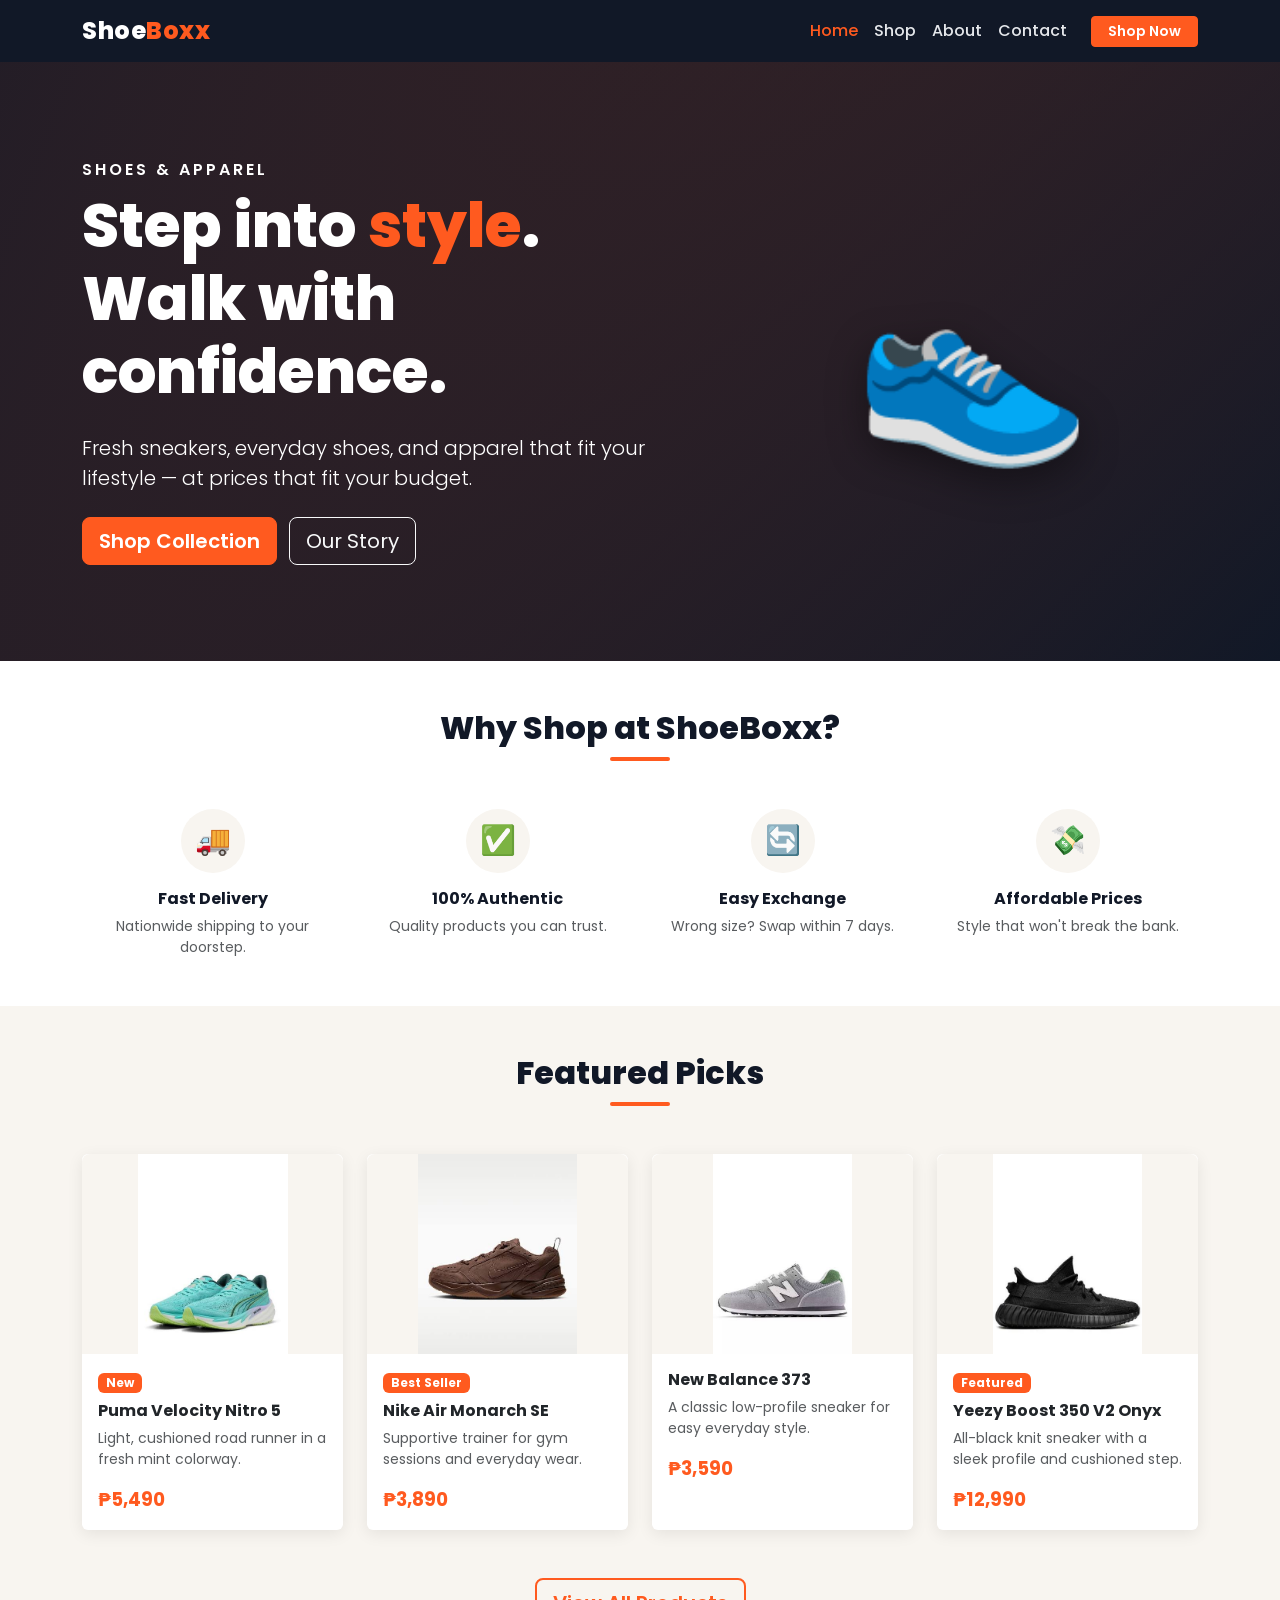
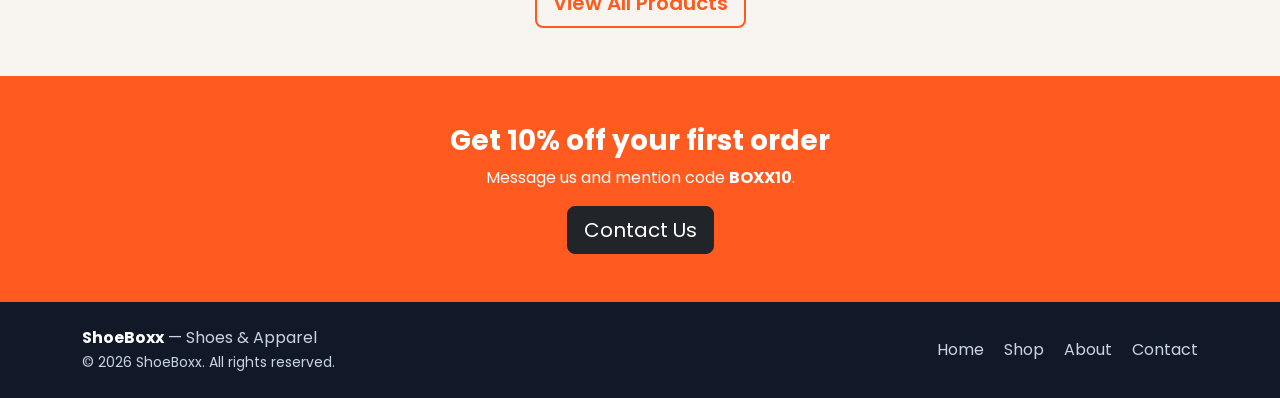
<file: index.html>
﻿<!DOCTYPE html>
<html lang="en">
<head>
  <meta charset="UTF-8">
  <meta name="viewport" content="width=device-width, initial-scale=1">
  <title>ShoeBoxx | Shoes &amp; Apparel</title>
  <meta name="description" content="ShoeBoxx - your one-stop shop for sneakers, shoes and apparel.">
  <!-- Source of Bootstrap: https://getbootstrap.com (v5.3.3 via jsDelivr CDN) -->
  <link href="https://cdn.jsdelivr.net/npm/bootstrap@5.3.3/dist/css/bootstrap.min.css" rel="stylesheet">
  <link href="https://fonts.googleapis.com/css2?family=Poppins:wght@400;500;600;700;800&display=swap" rel="stylesheet">
  <link href="style.css" rel="stylesheet">
</head>
<body>

  <!-- NAVBAR -->
  <nav class="navbar navbar-expand-lg navbar-dark sticky-top">
    <div class="container">
      <a class="navbar-brand" href="index.html">Shoe<span>Boxx</span></a>
      <button class="navbar-toggler" type="button" data-bs-toggle="collapse" data-bs-target="#nav" aria-controls="nav" aria-expanded="false" aria-label="Toggle navigation">
        <span class="navbar-toggler-icon"></span>
      </button>
      <div class="collapse navbar-collapse" id="nav">
        <ul class="navbar-nav ms-auto align-items-lg-center">
          <li class="nav-item"><a class="nav-link active" href="index.html">Home</a></li>
          <li class="nav-item"><a class="nav-link" href="products.html">Shop</a></li>
          <li class="nav-item"><a class="nav-link" href="about.html">About</a></li>
          <li class="nav-item"><a class="nav-link" href="contact.html">Contact</a></li>
          <li class="nav-item ms-lg-3"><a class="btn btn-accent btn-sm px-3" href="products.html">Shop Now</a></li>
        </ul>
      </div>
    </div>
  </nav>

  <!-- HERO -->
  <header class="hero">
    <div class="container">
      <div class="row align-items-center">
        <div class="col-lg-7 text-center text-lg-start">
          <p class="text-uppercase fw-semibold mb-2" style="letter-spacing:3px;">Shoes &amp; Apparel</p>
          <h1>Step into <span class="highlight">style</span>.<br>Walk with confidence.</h1>
          <p class="lead my-4">Fresh sneakers, everyday shoes, and apparel that fit your lifestyle &mdash; at prices that fit your budget.</p>
          <a href="products.html" class="btn btn-accent btn-lg me-2">Shop Collection</a>
          <a href="about.html" class="btn btn-outline-light btn-lg">Our Story</a>
        </div>
        <div class="col-lg-5 text-center mt-5 mt-lg-0">
          <div class="hero-emoji">&#x1F45F;</div>
        </div>
      </div>
    </div>
  </header>

  <!-- FEATURES -->
  <section class="py-5">
    <div class="container">
      <h2 class="section-title text-center mb-5">Why Shop at ShoeBoxx?</h2>
      <div class="row g-4 text-center">
        <div class="col-6 col-md-3">
          <div class="feature-icon mb-3">&#x1F69A;</div>
          <h6 class="fw-bold">Fast Delivery</h6>
          <p class="small text-muted mb-0">Nationwide shipping to your doorstep.</p>
        </div>
        <div class="col-6 col-md-3">
          <div class="feature-icon mb-3">&#x2705;</div>
          <h6 class="fw-bold">100% Authentic</h6>
          <p class="small text-muted mb-0">Quality products you can trust.</p>
        </div>
        <div class="col-6 col-md-3">
          <div class="feature-icon mb-3">&#x1F504;</div>
          <h6 class="fw-bold">Easy Exchange</h6>
          <p class="small text-muted mb-0">Wrong size? Swap within 7 days.</p>
        </div>
        <div class="col-6 col-md-3">
          <div class="feature-icon mb-3">&#x1F4B8;</div>
          <h6 class="fw-bold">Affordable Prices</h6>
          <p class="small text-muted mb-0">Style that won't break the bank.</p>
        </div>
      </div>
    </div>
  </section>

  <!-- FEATURED PRODUCTS -->
  <section class="py-5" style="background: var(--sb-light);">
    <div class="container">
      <h2 class="section-title text-center mb-5">Featured Picks</h2>
      <div class="row g-4">
        <div class="col-6 col-lg-3">
          <article class="card product h-100">
            <img class="product-img" src="Images/Puma Mint Green Velocity Nitro 5.jpg" alt="Mint green Puma Velocity Nitro 5 running shoe" loading="lazy">
            <div class="card-body"><span class="badge badge-sale mb-2">New</span><h3 class="h6 card-title fw-bold"><a class="stretched-link product-title-link" href="order.html?product=puma">Puma Velocity Nitro 5</a></h3><p class="small text-muted">Light, cushioned road runner in a fresh mint colorway.</p><div class="price">₱5,490</div></div>
          </article>
        </div>
        <div class="col-6 col-lg-3">
          <article class="card product h-100">
            <img class="product-img" src="Images/Nike Air Monarch SE.jpg" alt="Nike Air Monarch SE trainer" loading="lazy">
            <div class="card-body"><span class="badge badge-sale mb-2">Best Seller</span><h3 class="h6 card-title fw-bold"><a class="stretched-link product-title-link" href="order.html?product=nike">Nike Air Monarch SE</a></h3><p class="small text-muted">Supportive trainer for gym sessions and everyday wear.</p><div class="price">₱3,890</div></div>
          </article>
        </div>
        <div class="col-6 col-lg-3">
          <article class="card product h-100">
            <img class="product-img" src="Images/New Balance 373.jpg" alt="New Balance 373 casual sneaker" loading="lazy">
            <div class="card-body"><h3 class="h6 card-title fw-bold"><a class="stretched-link product-title-link" href="order.html?product=new-balance">New Balance 373</a></h3><p class="small text-muted">A classic low-profile sneaker for easy everyday style.</p><div class="price">₱3,590</div></div>
          </article>
        </div>
        <div class="col-6 col-lg-3">
          <article class="card product h-100">
            <img class="product-img" src="Images/Adidas Yeezy Boost 350 V2 Onyx.jpg" alt="Adidas Yeezy Boost 350 V2 Onyx sneaker" loading="lazy">
            <div class="card-body"><span class="badge badge-sale mb-2">Featured</span><h3 class="h6 card-title fw-bold"><a class="stretched-link product-title-link" href="order.html?product=yeezy">Yeezy Boost 350 V2 Onyx</a></h3><p class="small text-muted">All-black knit sneaker with a sleek profile and cushioned step.</p><div class="price">₱12,990</div></div>
          </article>
        </div>
      </div>
      <div class="text-center mt-5 no-print">
        <a href="products.html" class="btn btn-outline-accent btn-lg">View All Products</a>
      </div>
    </div>
  </section>
  <!-- CTA -->
  <section class="cta-band py-5 text-center">
    <div class="container">
      <h3 class="fw-bold mb-2">Get 10% off your first order</h3>
      <p class="mb-3">Message us and mention code <strong>BOXX10</strong>.</p>
      <a href="contact.html" class="btn btn-dark btn-lg no-print">Contact Us</a>
      <p class="print-only mb-0">Visit us online or message us to order.</p>
    </div>
  </section>

  <!-- FOOTER -->
  <footer class="site-footer py-4">
    <div class="container">
      <div class="row gy-3 align-items-center">
        <div class="col-md-6 text-center text-md-start">
          <strong class="text-white">ShoeBoxx</strong> &mdash; Shoes &amp; Apparel<br>
          <small>&copy; 2026 ShoeBoxx. All rights reserved.</small>
        </div>
        <div class="col-md-6 text-center text-md-end no-print">
          <a href="index.html" class="me-3">Home</a>
          <a href="products.html" class="me-3">Shop</a>
          <a href="about.html" class="me-3">About</a>
          <a href="contact.html">Contact</a>
        </div>
      </div>
    </div>
  </footer>

  <script src="https://cdn.jsdelivr.net/npm/bootstrap@5.3.3/dist/js/bootstrap.bundle.min.js"></script>
</body>
</html>
</file>
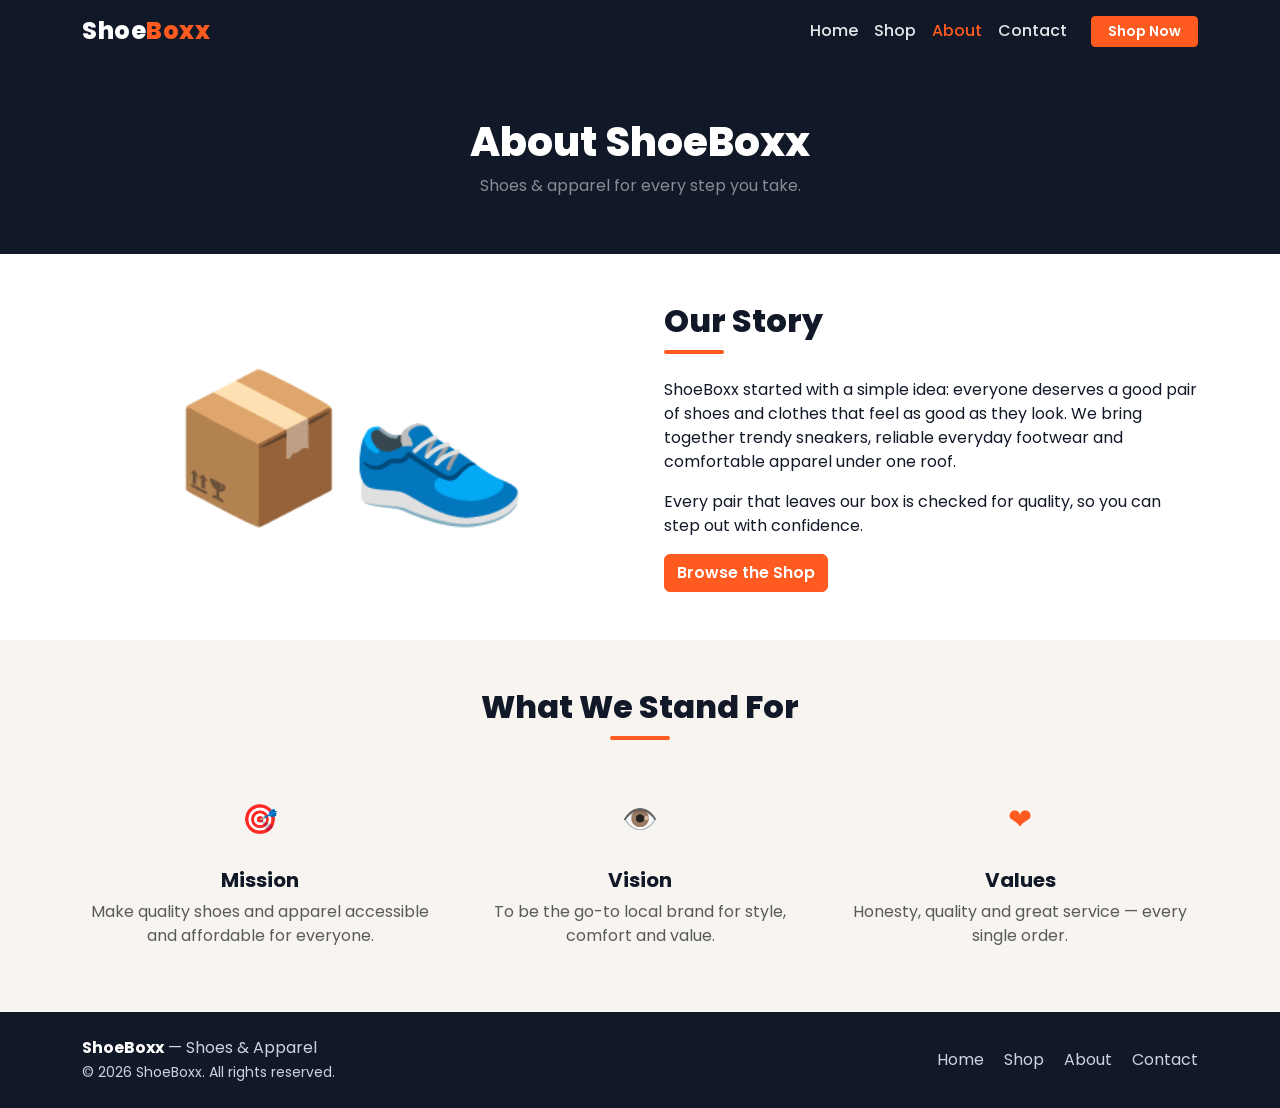
<file: about.html>
<!DOCTYPE html>
<html lang="en">
<head>
  <meta charset="UTF-8">
  <meta name="viewport" content="width=device-width, initial-scale=1">
  <title>About | ShoeBoxx</title>
  <link href="https://cdn.jsdelivr.net/npm/bootstrap@5.3.3/dist/css/bootstrap.min.css" rel="stylesheet">
  <link href="https://fonts.googleapis.com/css2?family=Poppins:wght@400;500;600;700;800&display=swap" rel="stylesheet">
  <link href="style.css" rel="stylesheet">
</head>
<body>

  <nav class="navbar navbar-expand-lg navbar-dark sticky-top">
    <div class="container">
      <a class="navbar-brand" href="index.html">Shoe<span>Boxx</span></a>
      <button class="navbar-toggler" type="button" data-bs-toggle="collapse" data-bs-target="#nav" aria-controls="nav" aria-expanded="false" aria-label="Toggle navigation">
        <span class="navbar-toggler-icon"></span>
      </button>
      <div class="collapse navbar-collapse" id="nav">
        <ul class="navbar-nav ms-auto align-items-lg-center">
          <li class="nav-item"><a class="nav-link" href="index.html">Home</a></li>
          <li class="nav-item"><a class="nav-link" href="products.html">Shop</a></li>
          <li class="nav-item"><a class="nav-link active" href="about.html">About</a></li>
          <li class="nav-item"><a class="nav-link" href="contact.html">Contact</a></li>
          <li class="nav-item ms-lg-3"><a class="btn btn-accent btn-sm px-3" href="products.html">Shop Now</a></li>
        </ul>
      </div>
    </div>
  </nav>

  <header class="page-header text-center">
    <div class="container">
      <h1>About ShoeBoxx</h1>
      <p class="mb-0 text-white-50">Shoes &amp; apparel for every step you take.</p>
    </div>
  </header>

  <section class="py-5">
    <div class="container">
      <div class="row align-items-center g-5">
        <div class="col-md-6 text-center">
          <div style="font-size:9rem;">📦👟</div>
        </div>
        <div class="col-md-6">
          <h2 class="section-title text-start mb-4">Our Story</h2>
          <p>ShoeBoxx started with a simple idea: everyone deserves a good pair of shoes and clothes that feel as good as they look. We bring together trendy sneakers, reliable everyday footwear and comfortable apparel under one roof.</p>
          <p>Every pair that leaves our box is checked for quality, so you can step out with confidence.</p>
          <a href="products.html" class="btn btn-accent">Browse the Shop</a>
        </div>
      </div>
    </div>
  </section>

  <section class="py-5" style="background: var(--sb-light);">
    <div class="container">
      <h2 class="section-title text-center mb-5">What We Stand For</h2>
      <div class="row g-4 text-center">
        <div class="col-md-4">
          <div class="feature-icon mb-3">🎯</div>
          <h5 class="fw-bold">Mission</h5>
          <p class="text-muted">Make quality shoes and apparel accessible and affordable for everyone.</p>
        </div>
        <div class="col-md-4">
          <div class="feature-icon mb-3">👁️</div>
          <h5 class="fw-bold">Vision</h5>
          <p class="text-muted">To be the go-to local brand for style, comfort and value.</p>
        </div>
        <div class="col-md-4">
          <div class="feature-icon mb-3">❤️</div>
          <h5 class="fw-bold">Values</h5>
          <p class="text-muted">Honesty, quality and great service &mdash; every single order.</p>
        </div>
      </div>
    </div>
  </section>

  <footer class="site-footer py-4">
    <div class="container">
      <div class="row gy-3 align-items-center">
        <div class="col-md-6 text-center text-md-start">
          <strong class="text-white">ShoeBoxx</strong> &mdash; Shoes &amp; Apparel<br>
          <small>&copy; 2026 ShoeBoxx. All rights reserved.</small>
        </div>
        <div class="col-md-6 text-center text-md-end">
          <a href="index.html" class="me-3">Home</a>
          <a href="products.html" class="me-3">Shop</a>
          <a href="about.html" class="me-3">About</a>
          <a href="contact.html">Contact</a>
        </div>
      </div>
    </div>
  </footer>

  <script src="https://cdn.jsdelivr.net/npm/bootstrap@5.3.3/dist/js/bootstrap.bundle.min.js"></script>
</body>
</html>
</file>
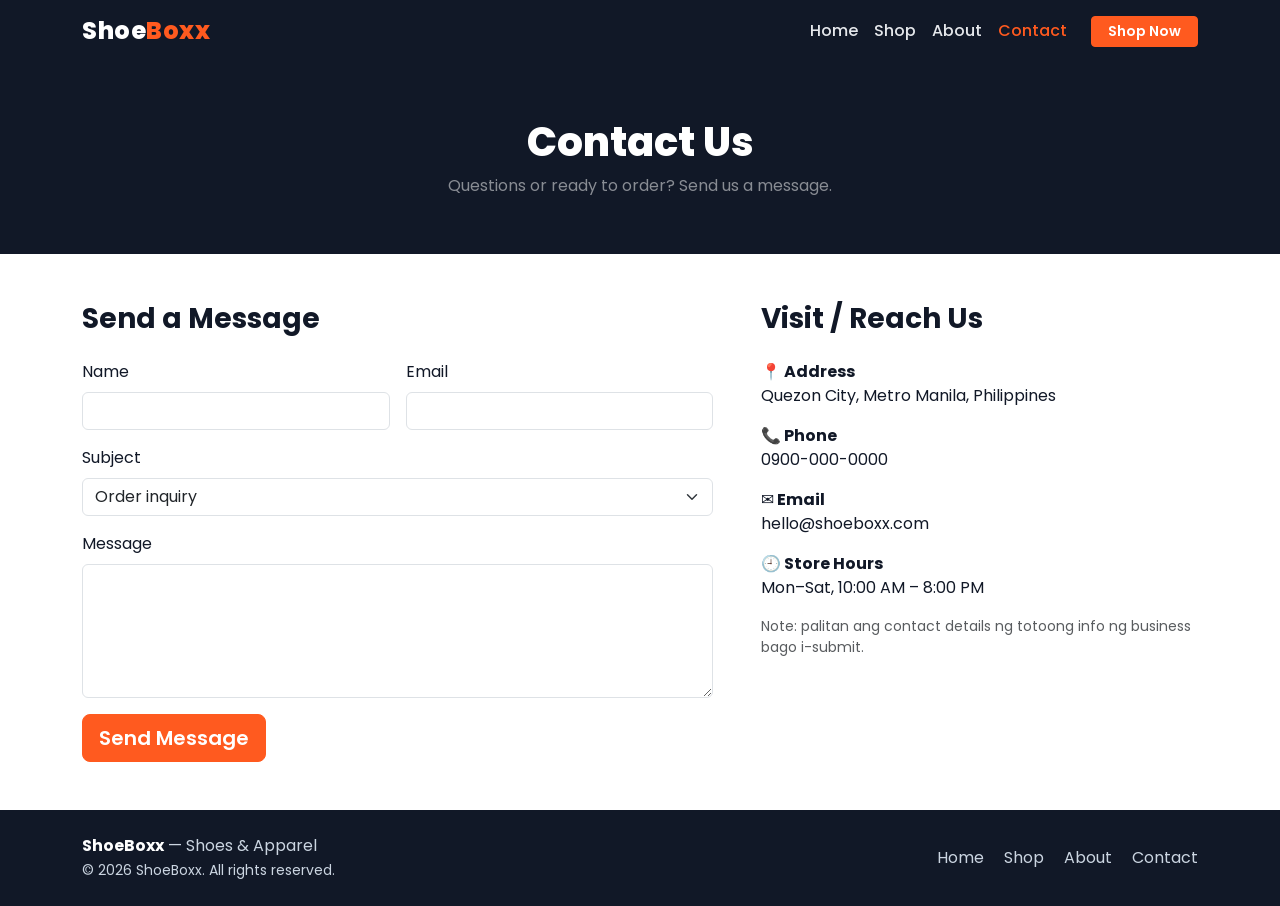
<file: contact.html>
<!DOCTYPE html>
<html lang="en">
<head>
  <meta charset="UTF-8">
  <meta name="viewport" content="width=device-width, initial-scale=1">
  <title>Contact | ShoeBoxx</title>
  <link href="https://cdn.jsdelivr.net/npm/bootstrap@5.3.3/dist/css/bootstrap.min.css" rel="stylesheet">
  <link href="https://fonts.googleapis.com/css2?family=Poppins:wght@400;500;600;700;800&display=swap" rel="stylesheet">
  <link href="style.css" rel="stylesheet">
</head>
<body>

  <nav class="navbar navbar-expand-lg navbar-dark sticky-top">
    <div class="container">
      <a class="navbar-brand" href="index.html">Shoe<span>Boxx</span></a>
      <button class="navbar-toggler" type="button" data-bs-toggle="collapse" data-bs-target="#nav" aria-controls="nav" aria-expanded="false" aria-label="Toggle navigation">
        <span class="navbar-toggler-icon"></span>
      </button>
      <div class="collapse navbar-collapse" id="nav">
        <ul class="navbar-nav ms-auto align-items-lg-center">
          <li class="nav-item"><a class="nav-link" href="index.html">Home</a></li>
          <li class="nav-item"><a class="nav-link" href="products.html">Shop</a></li>
          <li class="nav-item"><a class="nav-link" href="about.html">About</a></li>
          <li class="nav-item"><a class="nav-link active" href="contact.html">Contact</a></li>
          <li class="nav-item ms-lg-3"><a class="btn btn-accent btn-sm px-3" href="products.html">Shop Now</a></li>
        </ul>
      </div>
    </div>
  </nav>

  <header class="page-header text-center">
    <div class="container">
      <h1>Contact Us</h1>
      <p class="mb-0 text-white-50">Questions or ready to order? Send us a message.</p>
    </div>
  </header>

  <section class="py-5">
    <div class="container">
      <div class="row g-5">
        <div class="col-lg-7">
          <h3 class="fw-bold mb-4">Send a Message</h3>
          <form onsubmit="event.preventDefault(); document.getElementById('thanks').classList.remove('d-none'); this.reset();">
            <div class="row g-3">
              <div class="col-md-6">
                <label class="form-label" for="name">Name</label>
                <input type="text" class="form-control" id="name" required>
              </div>
              <div class="col-md-6">
                <label class="form-label" for="email">Email</label>
                <input type="email" class="form-control" id="email" required>
              </div>
              <div class="col-12">
                <label class="form-label" for="subject">Subject</label>
                <select class="form-select" id="subject">
                  <option>Order inquiry</option>
                  <option>Size / availability</option>
                  <option>Exchange / return</option>
                  <option>Others</option>
                </select>
              </div>
              <div class="col-12">
                <label class="form-label" for="msg">Message</label>
                <textarea class="form-control" id="msg" rows="5" required></textarea>
              </div>
              <div class="col-12">
                <button type="submit" class="btn btn-accent btn-lg">Send Message</button>
              </div>
            </div>
          </form>
          <div id="thanks" class="alert alert-success mt-4 d-none">Thank you! We received your message and will reply soon.</div>
        </div>

        <div class="col-lg-5">
          <h3 class="fw-bold mb-4">Visit / Reach Us</h3>
          <p class="mb-3"><strong>📍 Address</strong><br>Quezon City, Metro Manila, Philippines</p>
          <p class="mb-3"><strong>📞 Phone</strong><br>0900-000-0000</p>
          <p class="mb-3"><strong>✉️ Email</strong><br>hello@shoeboxx.com</p>
          <p class="mb-3"><strong>🕘 Store Hours</strong><br>Mon&ndash;Sat, 10:00 AM &ndash; 8:00 PM</p>
          <p class="small text-muted">Note: palitan ang contact details ng totoong info ng business bago i-submit.</p>
        </div>
      </div>
    </div>
  </section>

  <footer class="site-footer py-4">
    <div class="container">
      <div class="row gy-3 align-items-center">
        <div class="col-md-6 text-center text-md-start">
          <strong class="text-white">ShoeBoxx</strong> &mdash; Shoes &amp; Apparel<br>
          <small>&copy; 2026 ShoeBoxx. All rights reserved.</small>
        </div>
        <div class="col-md-6 text-center text-md-end">
          <a href="index.html" class="me-3">Home</a>
          <a href="products.html" class="me-3">Shop</a>
          <a href="about.html" class="me-3">About</a>
          <a href="contact.html">Contact</a>
        </div>
      </div>
    </div>
  </footer>

  <script src="https://cdn.jsdelivr.net/npm/bootstrap@5.3.3/dist/js/bootstrap.bundle.min.js"></script>
</body>
</html>
</file>
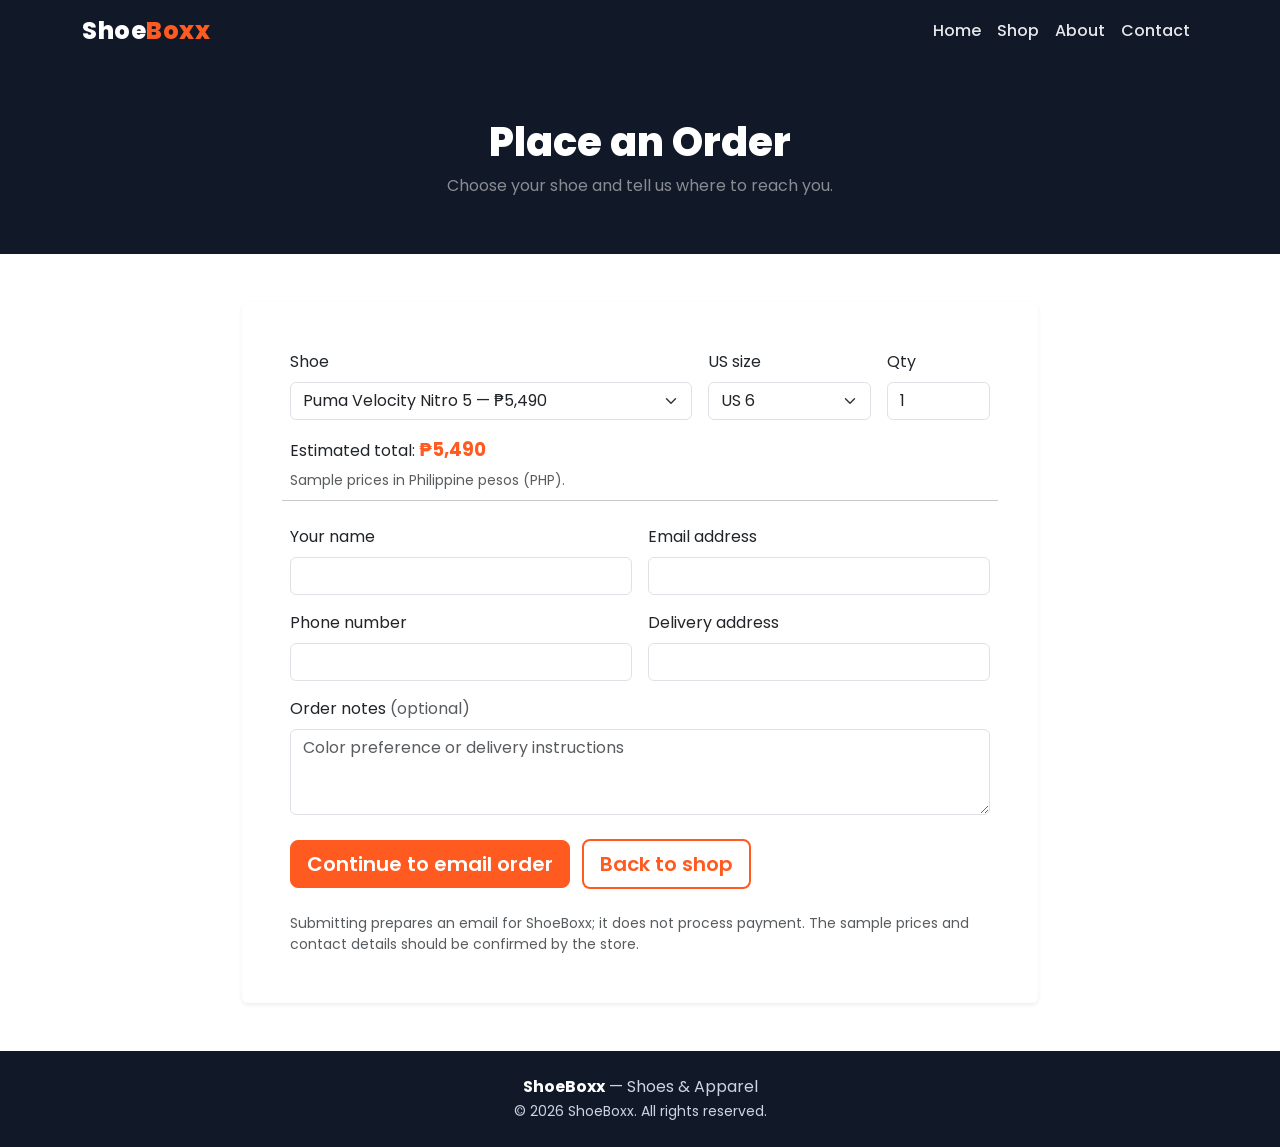
<file: order.html>
<!DOCTYPE html>
<html lang="en">
<head>
  <meta charset="UTF-8">
  <meta name="viewport" content="width=device-width, initial-scale=1">
  <title>Place an Order | ShoeBoxx</title>
  <link href="https://cdn.jsdelivr.net/npm/bootstrap@5.3.3/dist/css/bootstrap.min.css" rel="stylesheet">
  <link href="https://fonts.googleapis.com/css2?family=Poppins:wght@400;500;600;700;800&display=swap" rel="stylesheet">
  <link href="style.css" rel="stylesheet">
</head>
<body>
  <nav class="navbar navbar-expand-lg navbar-dark sticky-top">
    <div class="container">
      <a class="navbar-brand" href="index.html">Shoe<span>Boxx</span></a>
      <button class="navbar-toggler" type="button" data-bs-toggle="collapse" data-bs-target="#nav" aria-controls="nav" aria-expanded="false" aria-label="Toggle navigation"><span class="navbar-toggler-icon"></span></button>
      <div class="collapse navbar-collapse" id="nav">
        <ul class="navbar-nav ms-auto align-items-lg-center">
          <li class="nav-item"><a class="nav-link" href="index.html">Home</a></li>
          <li class="nav-item"><a class="nav-link" href="products.html">Shop</a></li>
          <li class="nav-item"><a class="nav-link" href="about.html">About</a></li>
          <li class="nav-item"><a class="nav-link" href="contact.html">Contact</a></li>
        </ul>
      </div>
    </div>
  </nav>

  <header class="page-header text-center">
    <div class="container"><h1>Place an Order</h1><p class="mb-0 text-white-50">Choose your shoe and tell us where to reach you.</p></div>
  </header>

  <main class="py-5">
    <div class="container" style="max-width: 820px;">
      <div class="card border-0 shadow-sm">
        <div class="card-body p-4 p-md-5">
          <form id="order-form">
            <div class="row g-3">
              <div class="col-md-7">
                <label class="form-label" for="product">Shoe</label>
                <select class="form-select" id="product" name="product" required>
                  <option value="puma" data-price="5490" data-min="6" data-max="12">Puma Velocity Nitro 5 — ₱5,490</option>
                  <option value="nike" data-price="3890" data-min="7" data-max="13">Nike Air Monarch SE — ₱3,890</option>
                  <option value="new-balance" data-price="3590" data-min="6" data-max="12">New Balance 373 — ₱3,590</option>
                  <option value="yeezy" data-price="12990" data-min="6" data-max="12">Adidas Yeezy Boost 350 V2 Onyx — ₱12,990</option>
                  <option value="blue-runner" data-price="2490" data-min="6" data-max="12">Blue Sprint Runner — ₱2,490</option>
                  <option value="court-low" data-price="2190" data-min="5" data-max="11">Everyday Court Low — ₱2,190</option>
                </select>
              </div>
              <div class="col-md-3">
                <label class="form-label" for="size">US size</label>
                <select class="form-select" id="size" name="size" required></select>
              </div>
              <div class="col-md-2">
                <label class="form-label" for="quantity">Qty</label>
                <input class="form-control" type="number" id="quantity" name="quantity" min="1" max="10" value="1" required>
              </div>
              <div class="col-12"><p class="mb-1">Estimated total: <strong class="price" id="total"></strong></p><small class="text-muted">Sample prices in Philippine pesos (PHP).</small></div>
              <hr class="my-2">
              <div class="col-md-6">
                <label class="form-label" for="customer-name">Your name</label>
                <input class="form-control" type="text" id="customer-name" name="name" autocomplete="name" required>
              </div>
              <div class="col-md-6">
                <label class="form-label" for="email">Email address</label>
                <input class="form-control" type="email" id="email" name="email" autocomplete="email" required>
              </div>
              <div class="col-md-6">
                <label class="form-label" for="phone">Phone number</label>
                <input class="form-control" type="tel" id="phone" name="phone" autocomplete="tel" required>
              </div>
              <div class="col-md-6">
                <label class="form-label" for="address">Delivery address</label>
                <input class="form-control" type="text" id="address" name="address" autocomplete="street-address" required>
              </div>
              <div class="col-12">
                <label class="form-label" for="notes">Order notes <span class="text-muted">(optional)</span></label>
                <textarea class="form-control" id="notes" name="notes" rows="3" placeholder="Color preference or delivery instructions"></textarea>
              </div>
              <div class="col-12 mt-4">
                <button class="btn btn-accent btn-lg" type="submit">Continue to email order</button>
                <a class="btn btn-outline-accent btn-lg ms-2" href="products.html">Back to shop</a>
              </div>
            </div>
          </form>
          <div id="order-status" class="alert alert-info mt-4 d-none" role="status">Your email app should open with the order details. Review the message and send it to place your order.</div>
          <p class="small text-muted mt-4 mb-0">Submitting prepares an email for ShoeBoxx; it does not process payment. The sample prices and contact details should be confirmed by the store.</p>
        </div>
      </div>
    </div>
  </main>

  <footer class="site-footer py-4">
    <div class="container text-center"><strong class="text-white">ShoeBoxx</strong> &mdash; Shoes &amp; Apparel<br><small>&copy; 2026 ShoeBoxx. All rights reserved.</small></div>
  </footer>

  <script>
    const products = document.getElementById('product');
    const sizes = document.getElementById('size');
    const quantity = document.getElementById('quantity');
    const total = document.getElementById('total');
    const formatPrice = value => '₱' + Number(value).toLocaleString('en-PH');

    function updateOrderOptions() {
      const option = products.selectedOptions[0];
      const min = Number(option.dataset.min);
      const max = Number(option.dataset.max);
      sizes.replaceChildren(...Array.from({ length: max - min + 1 }, (_, index) => {
        const size = min + index;
        return new Option('US ' + size, size);
      }));
      total.textContent = formatPrice(Number(option.dataset.price) * Number(quantity.value || 1));
    }

    const requestedProduct = new URLSearchParams(window.location.search).get('product');
    if (requestedProduct && [...products.options].some(option => option.value === requestedProduct)) {
      products.value = requestedProduct;
    }
    products.addEventListener('change', updateOrderOptions);
    quantity.addEventListener('input', updateOrderOptions);
    updateOrderOptions();

    document.getElementById('order-form').addEventListener('submit', event => {
      event.preventDefault();
      if (!event.currentTarget.reportValidity()) return;
      const data = new FormData(event.currentTarget);
      const chosen = products.selectedOptions[0];
      const subject = `ShoeBoxx order inquiry: ${chosen.textContent.split(' — ')[0]}`;
      const body = [
        'New ShoeBoxx order inquiry',
        `Product: ${chosen.textContent.split(' — ')[0]}`,
        `US size: ${data.get('size')}`,
        `Quantity: ${data.get('quantity')}`,
        `Estimated total: ${total.textContent}`,
        '',
        `Name: ${data.get('name')}`,
        `Email: ${data.get('email')}`,
        `Phone: ${data.get('phone')}`,
        `Delivery address: ${data.get('address')}`,
        `Notes: ${data.get('notes') || 'None'}`
      ].join('\n');
      document.getElementById('order-status').classList.remove('d-none');
      window.location.href = `mailto:hello@shoeboxx.com?subject=${encodeURIComponent(subject)}&body=${encodeURIComponent(body)}`;
    });
  </script>
</body>
</html>
</file>
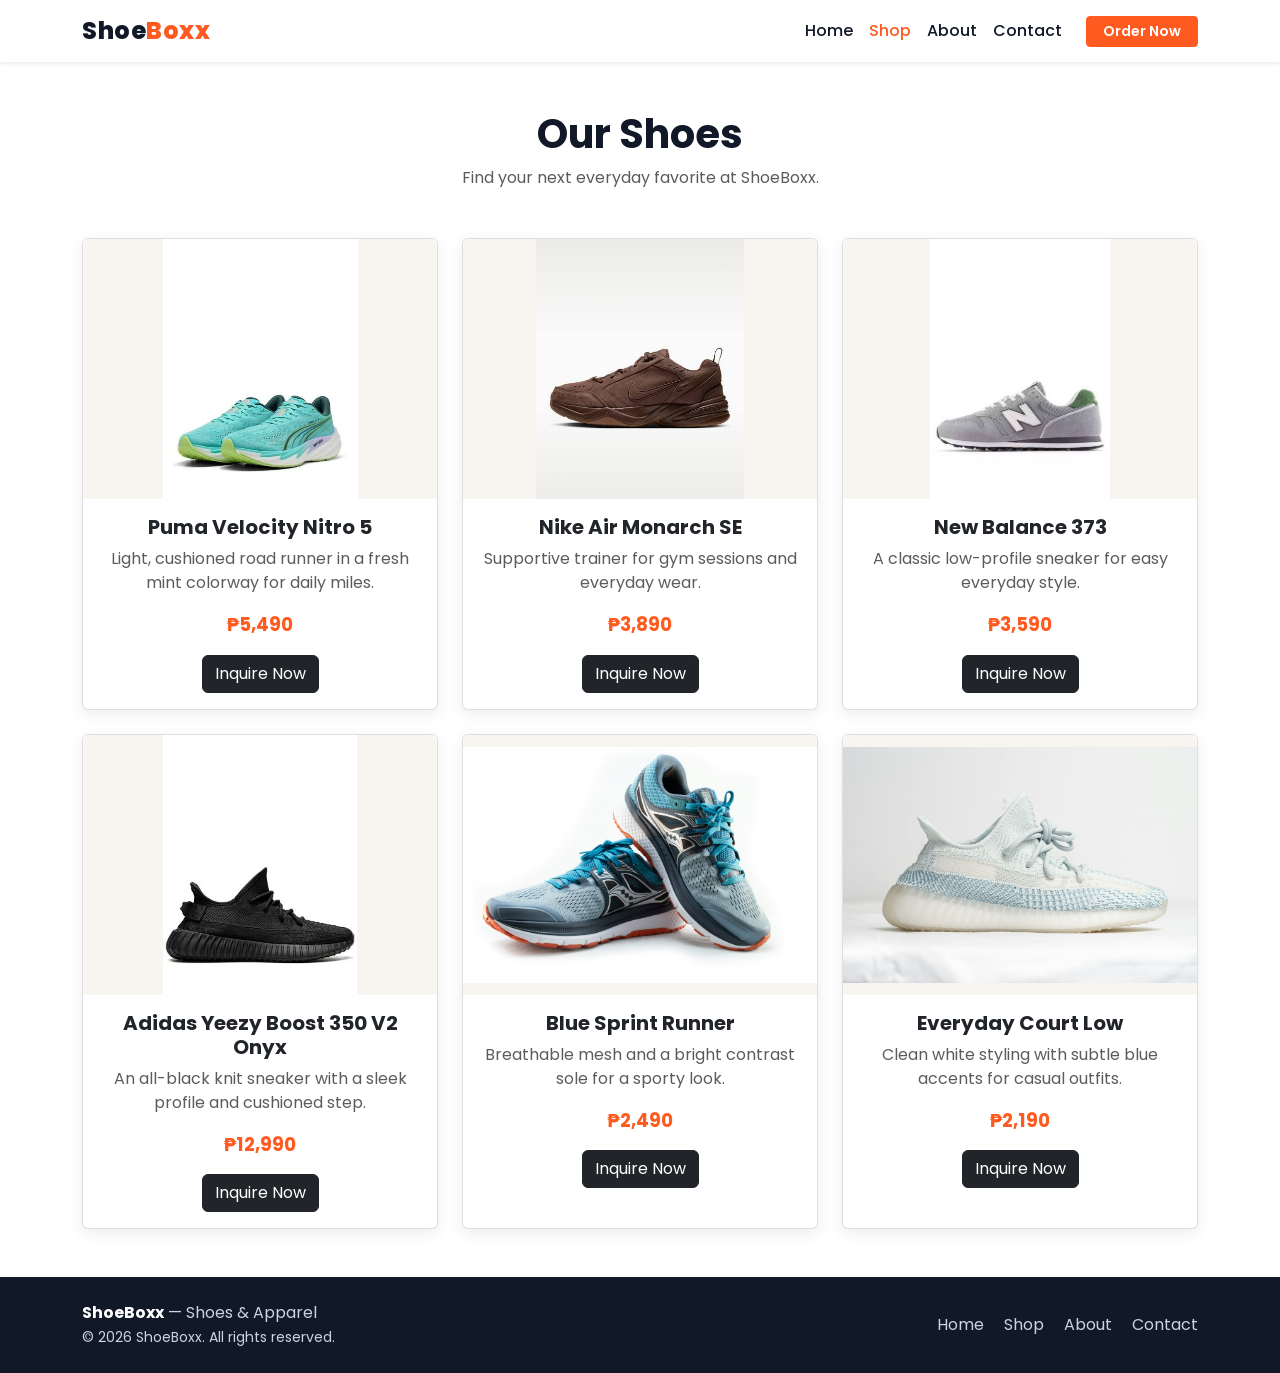
<file: products.html>
﻿<!DOCTYPE html>
<html lang="en">
<head>
  <meta charset="UTF-8">
  <meta name="viewport" content="width=device-width, initial-scale=1">
  <title>Shop | ShoeBoxx</title>
  <link href="https://cdn.jsdelivr.net/npm/bootstrap@5.3.3/dist/css/bootstrap.min.css" rel="stylesheet">
  <link href="https://fonts.googleapis.com/css2?family=Poppins:wght@400;500;600;700;800&display=swap" rel="stylesheet">
  <link href="style.css" rel="stylesheet">
</head>
<body>

  <nav class="navbar navbar-expand-lg navbar-light bg-white sticky-top shadow-sm shop-navbar">
    <div class="container">
      <a class="navbar-brand" href="index.html">Shoe<span>Boxx</span></a>
      <button class="navbar-toggler" type="button" data-bs-toggle="collapse" data-bs-target="#nav" aria-controls="nav" aria-expanded="false" aria-label="Toggle navigation">
        <span class="navbar-toggler-icon"></span>
      </button>
      <div class="collapse navbar-collapse" id="nav">
        <ul class="navbar-nav ms-auto align-items-lg-center">
          <li class="nav-item"><a class="nav-link" href="index.html">Home</a></li>
          <li class="nav-item"><a class="nav-link active" href="products.html">Shop</a></li>
          <li class="nav-item"><a class="nav-link" href="about.html">About</a></li>
          <li class="nav-item"><a class="nav-link" href="contact.html">Contact</a></li>
          <li class="nav-item ms-lg-3"><a class="btn btn-accent btn-sm px-3" href="order.html">Order Now</a></li>
        </ul>
      </div>
    </div>
  </nav>

  <main class="container my-5">
    <header class="text-center mb-5">
      <h1 class="fw-bold">Our Shoes</h1>
      <p class="text-muted mb-0">Find your next everyday favorite at ShoeBoxx.</p>
    </header>

    <div class="row g-4">
      <div class="col-md-6 col-lg-4">
        <a class="product-card-link" href="order.html?product=puma">
          <article class="card product h-100">
            <img class="product-img" src="Images/Puma Mint Green Velocity Nitro 5.jpg" alt="Mint green Puma Velocity Nitro 5 running shoe" loading="lazy">
            <div class="card-body text-center"><h2 class="h5 card-title fw-bold">Puma Velocity Nitro 5</h2><p class="card-text text-muted">Light, cushioned road runner in a fresh mint colorway for daily miles.</p><p class="price">₱5,490</p><span class="btn btn-dark">Inquire Now</span></div>
          </article>
        </a>
      </div>
      <div class="col-md-6 col-lg-4">
        <a class="product-card-link" href="order.html?product=nike">
          <article class="card product h-100">
            <img class="product-img" src="Images/Nike Air Monarch SE.jpg" alt="Nike Air Monarch SE trainer" loading="lazy">
            <div class="card-body text-center"><h2 class="h5 card-title fw-bold">Nike Air Monarch SE</h2><p class="card-text text-muted">Supportive trainer for gym sessions and everyday wear.</p><p class="price">₱3,890</p><span class="btn btn-dark">Inquire Now</span></div>
          </article>
        </a>
      </div>
      <div class="col-md-6 col-lg-4">
        <a class="product-card-link" href="order.html?product=new-balance">
          <article class="card product h-100">
            <img class="product-img" src="Images/New Balance 373.jpg" alt="New Balance 373 casual sneaker" loading="lazy">
            <div class="card-body text-center"><h2 class="h5 card-title fw-bold">New Balance 373</h2><p class="card-text text-muted">A classic low-profile sneaker for easy everyday style.</p><p class="price">₱3,590</p><span class="btn btn-dark">Inquire Now</span></div>
          </article>
        </a>
      </div>
      <div class="col-md-6 col-lg-4">
        <a class="product-card-link" href="order.html?product=yeezy">
          <article class="card product h-100">
            <img class="product-img" src="Images/Adidas Yeezy Boost 350 V2 Onyx.jpg" alt="Adidas Yeezy Boost 350 V2 Onyx sneaker" loading="lazy">
            <div class="card-body text-center"><h2 class="h5 card-title fw-bold">Adidas Yeezy Boost 350 V2 Onyx</h2><p class="card-text text-muted">An all-black knit sneaker with a sleek profile and cushioned step.</p><p class="price">₱12,990</p><span class="btn btn-dark">Inquire Now</span></div>
          </article>
        </a>
      </div>
      <div class="col-md-6 col-lg-4">
        <a class="product-card-link" href="order.html?product=blue-runner">
          <article class="card product h-100">
            <img class="product-img" src="Images/Blue Gray Running Shoe.jpg" alt="Blue and gray running shoes with orange outsoles" loading="lazy">
            <div class="card-body text-center"><h2 class="h5 card-title fw-bold">Blue Sprint Runner</h2><p class="card-text text-muted">Breathable mesh and a bright contrast sole for a sporty look.</p><p class="price">₱2,490</p><span class="btn btn-dark">Inquire Now</span></div>
          </article>
        </a>
      </div>
      <div class="col-md-6 col-lg-4">
        <a class="product-card-link" href="order.html?product=court-low">
          <article class="card product h-100">
            <img class="product-img" src="Images/White Blue Sneaker.jpg" alt="White sneaker with pale blue details" loading="lazy">
            <div class="card-body text-center"><h2 class="h5 card-title fw-bold">Everyday Court Low</h2><p class="card-text text-muted">Clean white styling with subtle blue accents for casual outfits.</p><p class="price">₱2,190</p><span class="btn btn-dark">Inquire Now</span></div>
          </article>
        </a>
      </div>
    </div>
  </main>
  <footer class="site-footer py-4">
    <div class="container">
      <div class="row gy-3 align-items-center">
        <div class="col-md-6 text-center text-md-start">
          <strong class="text-white">ShoeBoxx</strong> &mdash; Shoes &amp; Apparel<br>
          <small>&copy; 2026 ShoeBoxx. All rights reserved.</small>
        </div>
        <div class="col-md-6 text-center text-md-end">
          <a href="index.html" class="me-3">Home</a>
          <a href="products.html" class="me-3">Shop</a>
          <a href="about.html" class="me-3">About</a>
          <a href="contact.html">Contact</a>
        </div>
      </div>
    </div>
  </footer>

  <script src="https://cdn.jsdelivr.net/npm/bootstrap@5.3.3/dist/js/bootstrap.bundle.min.js"></script>
</body>
</html>
</file>
<file: style.css>
/* ShoeBoxx custom styles (on top of Bootstrap 5.3) */
:root {
  --sb-dark: #111827;
  --sb-accent: #ff5a1f;
  --sb-accent-dark: #d94610;
  --sb-light: #f8f5f0;
}

body { font-family: "Poppins", system-ui, -apple-system, "Segoe UI", sans-serif; color: var(--sb-dark); }

.navbar-brand { font-weight: 800; letter-spacing: .5px; font-size: 1.5rem; }
.navbar-brand span { color: var(--sb-accent); }
.navbar { background: var(--sb-dark); }
.navbar .nav-link { color: #e5e7eb; font-weight: 500; }
.navbar .nav-link:hover, .navbar .nav-link.active { color: var(--sb-accent); }
.shop-navbar .navbar-brand { color: var(--sb-dark); }
.shop-navbar .nav-link { color: var(--sb-dark); }
.shop-navbar .nav-link:hover, .shop-navbar .nav-link.active { color: var(--sb-accent); }

.btn-accent { background: var(--sb-accent); border-color: var(--sb-accent); color: #fff; font-weight: 600; }
.btn-accent:hover { background: var(--sb-accent-dark); border-color: var(--sb-accent-dark); color: #fff; }
.btn-outline-accent { border: 2px solid var(--sb-accent); color: var(--sb-accent); font-weight: 600; }
.btn-outline-accent:hover { background: var(--sb-accent); color: #fff; }

.hero {
  background: linear-gradient(120deg, rgba(17,24,39,.92), rgba(17,24,39,.65)), linear-gradient(135deg, #ff5a1f, #111827);
  color: #fff;
  padding: 6rem 0;
}
.hero h1 { font-weight: 800; font-size: clamp(2.2rem, 5vw, 3.8rem); }
.hero .highlight { color: var(--sb-accent); }
.hero-emoji { font-size: clamp(7rem, 18vw, 12rem); line-height: 1; filter: drop-shadow(0 12px 20px rgba(0,0,0,.4)); }

.section-title { font-weight: 800; }
.section-title::after { content: ""; display: block; width: 60px; height: 4px; background: var(--sb-accent); margin: .6rem auto 0; border-radius: 2px; }
.text-start .section-title::after, .section-title.text-start::after { margin-left: 0; }

.product-img {
  height: 200px;
  width: 100%;
  display: block;
  object-fit: contain;
  background: var(--sb-light);
  border-radius: .5rem .5rem 0 0;
}
.card.product { border: 0; box-shadow: 0 4px 16px rgba(0,0,0,.08); transition: transform .2s; }
.card.product:hover { transform: translateY(-6px); }
.product-title-link { color: inherit; text-decoration: none; }
.product-title-link:hover { color: var(--sb-accent); }
.product-card-link { display: block; height: 100%; color: inherit; text-decoration: none; }
.product-card-link .product-img { height: 260px; }
.product-card-link:hover .card-title { color: var(--sb-accent); }
.product-card-link .card.product { border: 1px solid rgba(0,0,0,.125); }
.price { color: var(--sb-accent); font-weight: 700; font-size: 1.15rem; }
.badge-sale { background: var(--sb-accent); }

.feature-icon {
  width: 64px; height: 64px; border-radius: 50%;
  background: var(--sb-light); color: var(--sb-accent);
  display: inline-flex; align-items: center; justify-content: center;
  font-size: 1.8rem;
}

.cta-band { background: var(--sb-accent); color: #fff; }
.page-header { background: var(--sb-dark); color: #fff; padding: 3.5rem 0; }
.page-header h1 { font-weight: 800; }

footer.site-footer { background: var(--sb-dark); color: #cbd5e1; }
footer.site-footer a { color: #cbd5e1; text-decoration: none; }
footer.site-footer a:hover { color: var(--sb-accent); }

.print-only { display: none; }

/* ---- Print: short bond paper (Letter 8.5in x 11in) ---- */
@page { size: 8.5in 11in; margin: .5in; }
@media print {
  * { -webkit-print-color-adjust: exact; print-color-adjust: exact; }
  .no-print, .navbar, .hero .btn { display: none !important; }
  .print-only { display: block !important; }
  body { font-size: 11pt; }
  .hero { padding: 1.2rem 0 !important; }
  .hero h1 { font-size: 26pt; }
  .hero-emoji { font-size: 70pt; }
  section { padding-top: 1rem !important; padding-bottom: 1rem !important; page-break-inside: avoid; }
  .product-img { height: 90px; font-size: 2.5rem; }
  .card.product { box-shadow: none; border: 1px solid #ddd; }
  .cta-band { padding: 1rem 0 !important; }
  a { text-decoration: none; color: inherit; }
}
</file>
